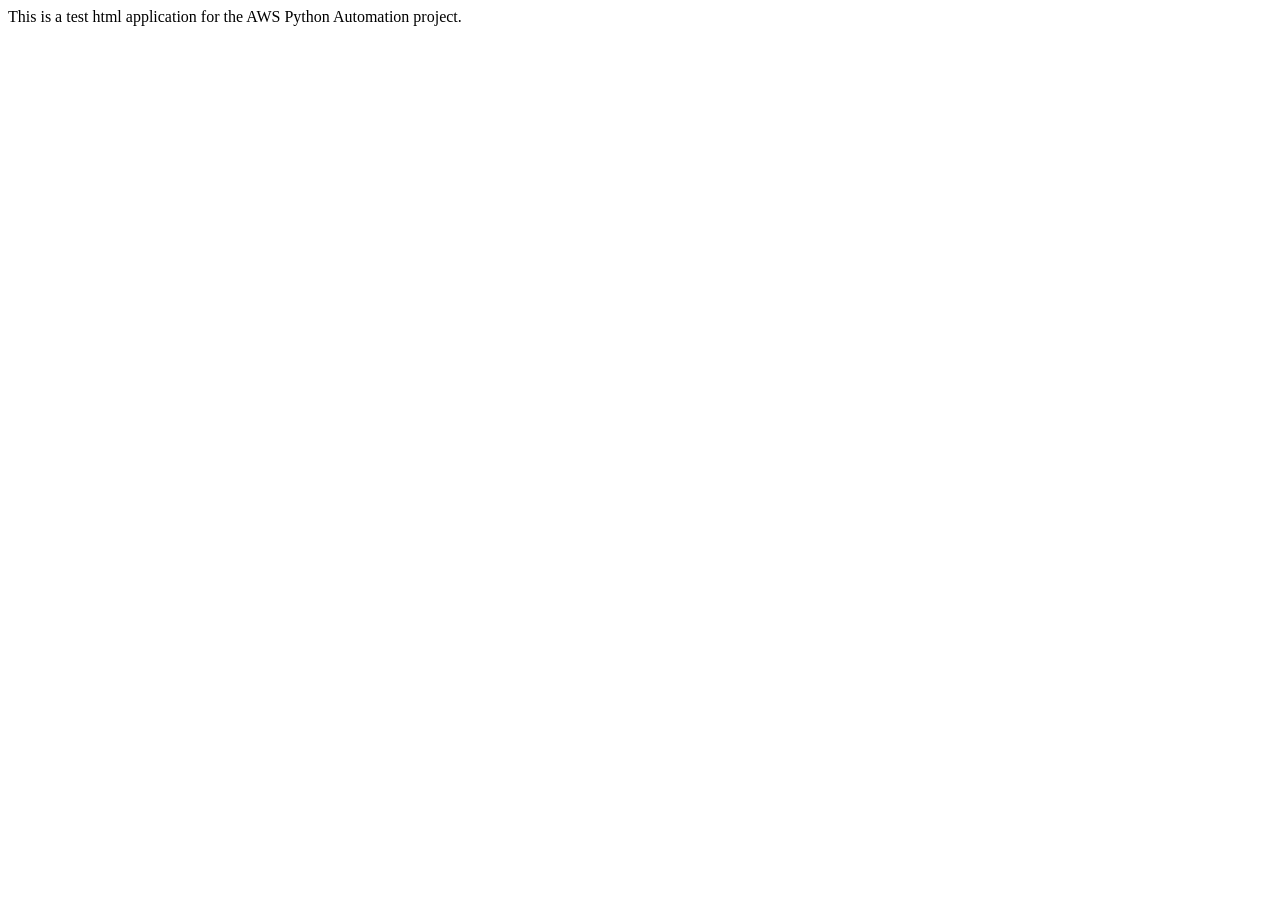
<file: 01-webotron/index.html>
<!DOCTYPE html>
<html lang="en" dir="ltr">
  <head>
    <meta charset="utf-8">
    <title>This is is test Application</title>
  </head>
  <body>
      This is a test html application for the AWS Python Automation project.
  </body>
</html>
</file>
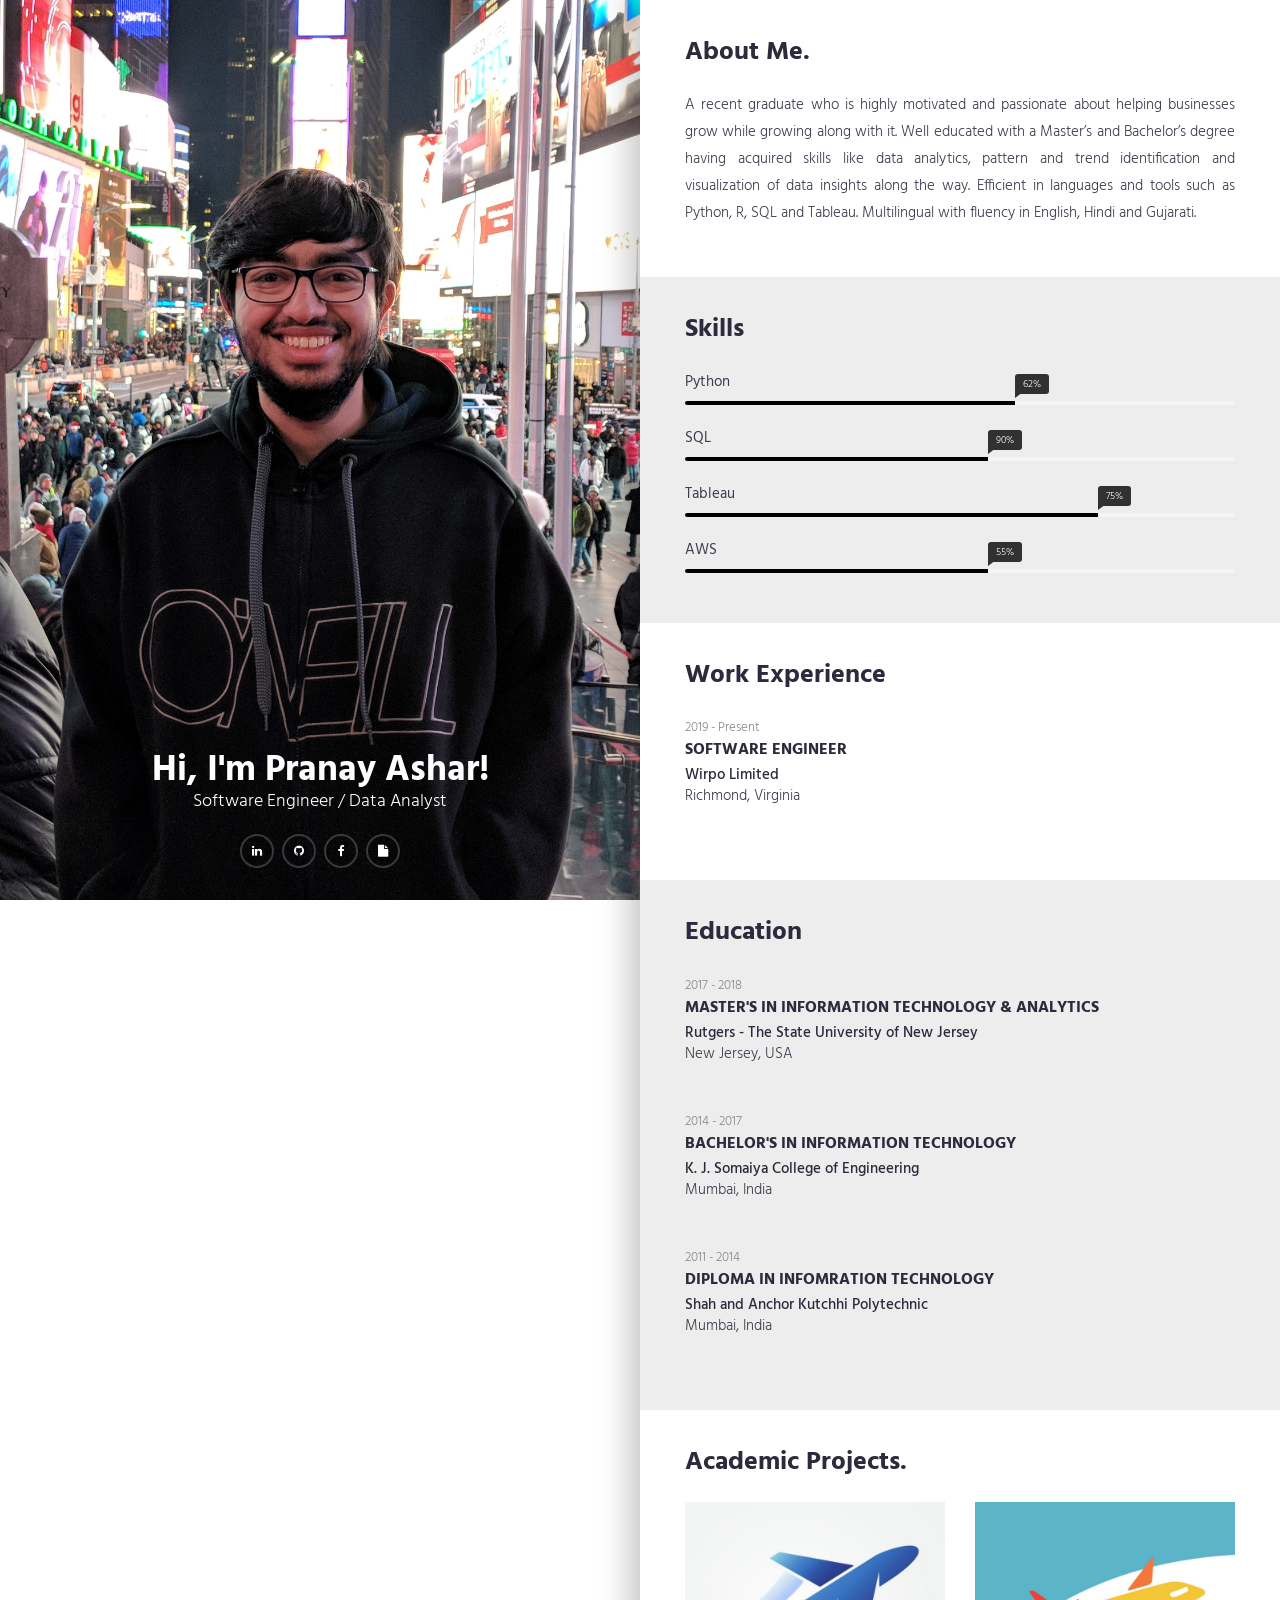
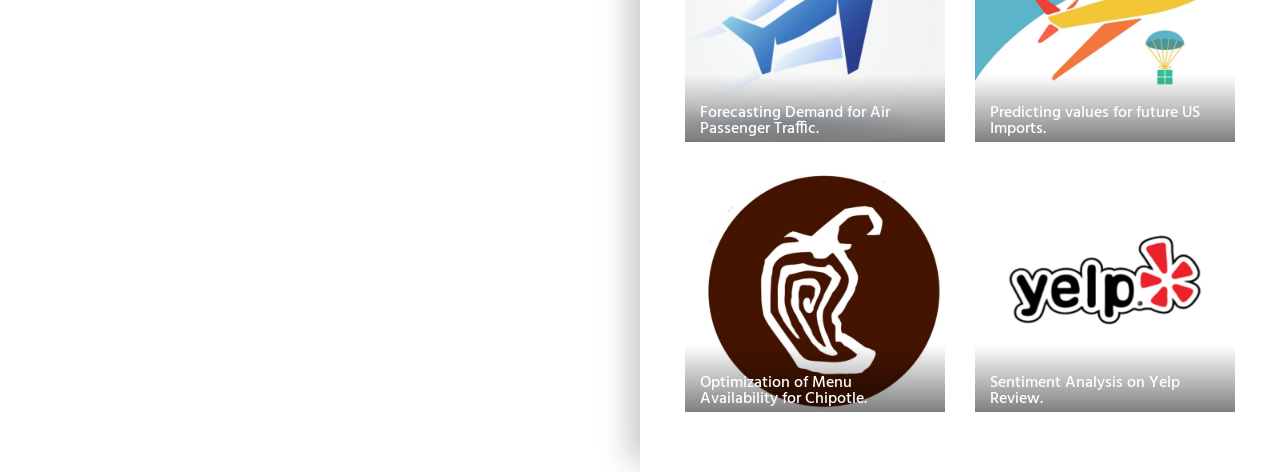
<file: 01-webotron/onlinecv/index_test.html>
<!DOCTYPE html>
<html>
<head>
    <meta charset="utf-8">
    <meta http-equiv="X-UA-Compatible" content="IE=edge">
    <meta name="viewport" content="width=device-width, initial-scale=1">
    <!-- The above 3 meta tags *must* come first in the head; any other head content must come *after* these tags -->
    <title>Pranay Ashar Resume</title>

    <!-- favicon -->
    <link href="favicon.png" rel=icon>

    <!-- web-fonts -->
    <link href="https://fonts.googleapis.com/css?family=Hind:300,400,500,600,700" rel="stylesheet">

    <!-- font-awesome -->
    <link href="css/font-awesome.min.css" rel="stylesheet">

    <!-- Bootstrap -->
    <link href="css/bootstrap.min.css" rel="stylesheet">

    <!-- Style CSS -->
    <link href="css/style.css" rel="stylesheet">

    <!-- HTML5 shim and Respond.js for IE8 support of HTML5 elements and media queries -->
    <!-- WARNING: Respond.js doesn't work if you view the page via file:// -->
    <!--[if lt IE 9]>
    <script src="https://oss.maxcdn.com/html5shiv/3.7.2/html5shiv.min.js"></script>
    <script src="https://oss.maxcdn.com/respond/1.4.2/respond.min.js"></script>
    <![endif]-->
</head>
<body id="page-top" data-spy="scroll" data-target=".navbar">
<div id="main-wrapper">
<!-- Page Preloader -->
<div id="preloader">
    <div id="status">
        <div class="status-mes"></div>
    </div>
</div>

<div class="columns-block">
<div class="left-col-block blocks">
    <header class="header">
        <div class="content text-center">
            <h1>Hi, I'm Pranay Ashar!</h1>

            <p class="lead">Software Engineer / Data Analyst</p>
            <ul class="social-icon">
                <li><a href="https://linkedin.com/in/pranay-ashar/" target="_blank"><i class="fa fa-linkedin" aria-hidden="true"></i></a></li>
                <li><a href="https://github.com/pranay-ashar" target="_blank"><i class="fa fa-github" aria-hidden="true"></i></a></li>
                <li><a href="https://www.facebook.com/pranayashar" target="_blank"><i class="fa fa-facebook" aria-hidden="true"></i></a></li>
                <li><a href="#"><i class="fa fa-file" aria-hidden="true"></i></a></li>
            </ul>
        </div>
        <div class="profile-img"></div>
    </header>
    <!-- .header-->
</div>


<div class="right-col-block blocks">
<section class="intro section-wrapper">
    <div class="container-fluid">
        <div class="row">
            <div class="col-md-12">
                <div class="section-title">
                    <h1>About Me.</h1>
                </div>
            </div>
            <div class="col-md-12">
                <p class="intro-pg">
                    A recent graduate who is highly motivated and passionate about helping businesses grow while
                    growing along with it. Well educated with a Master’s and Bachelor’s degree having acquired skills
                    like data analytics, pattern and trend identification and visualization of data insights along the way.
                    Efficient in languages and tools such as Python, R, SQL and Tableau.
                    Multilingual with fluency in English, Hindi and Gujarati.

                </p>
            </div>
        </div>
    </div>
</section>

<!-- .expertise-wrapper -->

<section class="section-wrapper skills-wrapper gray-bg">
    <div class="container-fluid">
        <div class="row">
            <div class="col-md-12">
                <div class="section-title">
                    <h1>Skills</h1>
                </div>
            </div>
        </div>
        <!--.row-->
        <div class="row">
            <div class="col-md-12">
                <div class="progress-wrapper">

                    <div class="progress-item">
                        <span class="progress-title">Python</span>

                        <div class="progress">
                            <div class="progress-bar" role="progressbar" aria-valuenow="60" aria-valuemin="0"
                                 aria-valuemax="100" style="width: 60%"><span class="progress-percent"> 62%</span>
                            </div>
                        </div>
                        <!-- .progress -->
                    </div>
                    <!-- .skill-progress -->


                    <div class="progress-item">
                        <span class="progress-title">SQL</span>

                        <div class="progress">
                            <div class="progress-bar" role="progressbar" aria-valuenow="55" aria-valuemin="0"
                                 aria-valuemax="100" style="width: 55%"><span class="progress-percent"> 90%</span>
                            </div>
                        </div>
                        <!-- /.progress -->
                    </div>
                    <!-- /.skill-progress -->


                    <div class="progress-item">
                        <span class="progress-title">Tableau</span>

                        <div class="progress">
                            <div class="progress-bar" role="progressbar" aria-valuenow="75" aria-valuemin="0"
                                 aria-valuemax="100" style="width: 75%;"><span class="progress-percent"> 75%</span>
                            </div>
                        </div>
                        <!-- /.progress -->
                    </div>
                    <!-- /.skill-progress -->

                    <div class="progress-item">
                        <span class="progress-title">AWS</span>

                        <div class="progress">
                            <div class="progress-bar" role="progressbar" aria-valuenow="55" aria-valuemin="0"
                                 aria-valuemax="100" style="width: 55%;"><span class="progress-percent"> 55%</span>
                            </div>
                        </div>
                        <!-- /.progress -->
                    </div>
                    <!-- /.skill-progress -->
                    <!-- .skill-progress -->

                </div>
                <!-- /.progress-wrapper -->
            </div>
        </div>
        <!--.row -->
    </div>
    <!-- .container-fluid -->
</section>
<!-- .skills-wrapper -->

<section class="section-wrapper section-experience">
    <div class="container-fluid">
        <div class="row">
            <div class="col-md-12">
                <div class="section-title"><h1>Work Experience</h1></div>
            </div>
        </div>
        <!--.row-->
        <div class="row">
            <div class="col-md-12">
                <div class="content-item">
                    <small>2019 - Present</small>
                    <h3>Software Engineer</h3>
                    <h4>Wirpo Limited</h4>
                    <p>Richmond, Virginia</p>
                </div>
            </div>
        </div>
    </div>
    <!-- .container-fluid -->
</section>
<!-- .section-experience -->

<section class="section-wrapper section-education  gray-bg">
    <div class="container-fluid">
        <div class="row">
            <div class="col-md-12">
                <div class="section-title"><h1>Education</h1></div>
            </div>
        </div>
        <!--.row-->
        <div class="row">
            <div class="col-md-12">
                <div class="content-item">
                    <small>2017 - 2018</small>
                    <h3>Master's in Information Technology & Analytics</h3>
                    <h4>Rutgers - The State University of New Jersey</h4>

                    <p>New Jersey, USA</p>
                </div>
                <!-- .experience-item -->
                <div class="content-item">
                    <small>2014 - 2017</small>
                    <h3>Bachelor's in Information Technology</h3>
                    <h4>K. J. Somaiya College of Engineering</h4>

                    <p>Mumbai, India</p>
                </div>
                <!-- .experience-item -->
                <div class="content-item">
                    <small>2011 - 2014</small>
                    <h3>Diploma in Infomration Technology</h3>
                    <h4>Shah and Anchor Kutchhi Polytechnic</h4>

                    <p>Mumbai, India</p>
                </div>
                <!-- .experience-item -->
            </div>
        </div>
        <!--.row-->
    </div>
    <!-- .container-fluid -->

</section>
<!-- .section-education -->

<!-- .section-publications -->

<section class="section-wrapper portfolio-section">
    <div class="container-fluid">
        <div class="row">
            <div class="col-md-12">
                <div class="section-title">
                    <h1>Academic Projects.</h1>
                </div>
            </div>
        </div>
        <div class="row">
            <div class="col-md-6">
                <a class="portfolio-item" href="https://github.com/pranay-ashar/AirPassangerForecast" target="_blank">
                    <div class="portfolio-thumb">
                        <img src="img/portfolio-2.jpg" alt="">
                    </div>

                    <div class="portfolio-info">
                        <h3>Forecasting Demand for Air Passenger Traffic. </h3>
                    </div>
                    <!-- portfolio-info -->
                </a>
                <!-- .portfolio-item -->
            </div>
            <div class="col-md-6">
                <a class="portfolio-item" href="#" target="_blank">
                    <div class="portfolio-thumb">
                        <img src="img/portfolio-1.jpg" alt="">
                    </div>

                    <div class="portfolio-info">
                        <h3>Predicting values for future US Imports.</h3>
                    </div>
                    <!-- portfolio-info -->
                </a>
                <!-- .portfolio-item -->
            </div>
            <div class="col-md-6">
                <a class="portfolio-item" href="https://github.com/pranay-ashar/Optimization-of-Menu-Availability-for-Chipotle" target="_blank">
                    <div class="portfolio-thumb">
                        <img src="img/portfolio-3.jpg" alt="">
                    </div>

                    <div class="portfolio-info">
                        <h3>Optimization of Menu Availability for Chipotle. </h3>
                    </div>
                    <!-- portfolio-info -->
                </a>
                <!-- .portfolio-item -->
            </div>
            <div class="col-md-6">
                <a class="portfolio-item" href="https://github.com/pranay-ashar/sentiment-analysis-yelp-review" target="_blank">
                    <div class="portfolio-thumb">
                        <img src="img/portfolio-4.jpg" alt="">
                    </div>

                    <div class="portfolio-info">
                        <h3>Sentiment Analysis on Yelp Review.</h3>
                    </div>
                    <!-- portfolio-info -->
                </a>
                <!-- .portfolio-item -->
            </div>

        </div>
        <!-- /.row -->
    </div>
</section>
<!-- .portfolio -->

<!--.section-contact-->
</div>
<!-- .right-col-block -->
</div>
<!-- .columns-block -->
</div>
<!-- #main-wrapper -->

<!-- jquery -->
<script src="js/jquery-2.1.4.min.js"></script>

<!-- Bootstrap -->
<script src="js/bootstrap.min.js"></script>
<script src="js/scripts.js"></script>
</body>
</html>
</file>
<file: 01-webotron/onlinecv/css/style.css>
/*
Template Name: Online CV
Description: HTML5 / CSS3 One Page
Version: 1.0
Author: themehippo.com
*/

/*------------------------------------------------------------------
# [Color codes]

# Body  (text): #3a4750
# Heading Color #444444
# Theme Color (link color) #82b541
# Mid grey (sub header) #f4f4f4
# Background Color #ffffff
# -------------------------------------------------------------------*/

body {
    font-family : 'Hind', sans-serif;
    font-size   : 15px;
    line-height : 1.8em;
    color       : #3d3d50;
    font-weight : 300;
    background  : #ffffff;
    }

/* --------------------------------------
 * Global Typography
 *------------------------------------------*/

h1, h2, h3, h4, h5, h6 {
    margin : 0 0 15px;
    color  : #2b2b3d;
    }

h1 {
    font-size   : 26px;
    line-height : 1.8em;
    font-weight : 700;
    }

h2 {
    font-size   : 18px;
    line-height : 1.8em;
    font-weight : 700;
    }

h3 {
    font-size   : 16px;
    line-height : 1.8em;
    font-weight : 500;
    }

h4 {
    font-size   : 15px;
    line-height : 1.8em;
    font-weight : 500;
    }

h5 {
    font-size   : 15px;
    line-height : 1.5em;
    font-weight : 500;
    }

h6 {
    font-size   : 15px;
    line-height : 1.5em;
    }

/* --------------------------------------
 * LINK STYLE
 *------------------------------------------*/
a {
    color              : #2a54f5;
    text-decoration    : none;
    -webkit-transition : all 0.3s ease 0s;
    -moz-transition    : all 0.3s ease 0s;
    -o-transition      : all 0.3s ease 0s;
    transition         : all 0.3s ease 0s;
    }

a,
a:active,
a:focus,
a:active {
    text-decoration : none;
    outline         : none
    }

a:hover,
a:focus {
    text-decoration : none;
    color           : #2a54f5;
    }

p {
    margin-bottom : 20px;
    }

ul {
    margin     : 0;
    padding    : 0;
    list-style : none;
    }

/*------------------
 * Button Style
 *------------------*/
.btn {
    padding        : 14px 30px 11px;
    margin-bottom  : 0;
    font-size      : 14px;
    font-weight    : 500;
    border-radius  : 0;
    border         : 0;
    text-transform : uppercase;
    }

.btn-lg {
    font-weight : 700;
    font-size   : 24px;
    padding     : 15px 30px;
    }

/*btn-primary*/
.btn-primary {
    background-color : #2a54f5;
    }

.btn-primary:hover,
.btn-primary:focus,
.btn-primary:active:focus {
    background : #1e3eb5;
    }

/*btn-default*/
.btn-default {
    color            : #2a54f5;
    background-color : transparent;
    border           : 2px solid #2a54f5;
    }

.btn-default:hover,
.btn-default:focus,
.btn-default:active:focus {
    background   : #2a54f5;
    color        : #ffffff;
    border-color : #2a54f5;
    }

button:focus,
.btn:focus,
.btn:active:focus {
    outline : none;
    }

/* --------------------
 * Column Block
 * -------------------*/

.columns-block {
    flex-wrap         : wrap;
    display           : -webkit-box;
    display           : -moz-box;
    display           : -ms-flexbox;
    display           : -webkit-flex;
    display           : flex;
    -webkit-flex-flow : row wrap;
    justify-content   : space-around;
    }

.blocks {
    box-sizing : border-box;
    }

.left-col-block {
    width      : 50%;
    text-align : center;
    overflow   : hidden;
    position   : fixed;
    left       : 0;
    }

.right-col-block {
    width      : 50%;
    position   : absolute;
    right      : 0;
    box-shadow : -10px -10px 30px rgba(0, 0, 0, 0.23);
    }

@media (max-width : 600px) {
    .left-col-block {
        width    : 100%;
        position : relative;
        }

    .right-col-block {
        width      : 100%;
        position   : relative;
        box-shadow : none;
        }
    }

/* --------------------
 * Section Background
 * -------------------*/

.gray-bg {
    background-color : #ededed;
    }

/* --------------------
 *  main Wrapper
 * -------------------*/
#main-wrapper {
    background : #ffffff;
    overflow   : hidden;
    }

/*-------------------
 * Section Wrapper
 *-------------------*/
.section-wrapper {
    padding : 30px;
    bottom: 0px;
    }

@media (max-width : 480px) {
    .section-wrapper {
        padding : 30px 20px;
        }
    }

/*---------------------------
* Section Title
*---------------------------*/
.section-title {
    margin-bottom : 15px;
    }
.section-title h2 {
    margin-bottom : 5px;
    color         : #bebece;
    }

/*-----------------------------
 * NAVIGATION & HEADER STYLE
 *-------------------------------*/

.header {
    padding        : 0;
    margin         : 0;
    height         : 100vh;
    vertical-align : middle;
    position       : relative;
    }

.header .profile-img {
    position            : absolute;
    top                 : 0;
    left                : 0;
    z-index             : -1;
    width               : 100%;
    height              : 100%;
    background-image    : url(../img/profile-image.jpg);
    background-size     : cover;
    background-position : center top;
    }

.header .profile-img:before {
    content    : "";
    position   : absolute;
    left       : 0;
    top        : 0;
    right      : 0;
    bottom     : 0;
    );

    }

.header .content {
    position : absolute;
    bottom   : 0;
    left     : 0;
    right    : 0;
    width    : 100%;
    margin   : 0 auto;
    padding  : 5%;
    }

.header .content h1 {
    font-size   : 36px;
    color       : #ffffff;
    line-height : 1;
    margin      : 0;
    }

.header .content p {
    font-size : 18px;
    color     : #ffffff;
    }

.header .btn {
    margin-top : 40px;
    }

.header .content .social-icon {
    margin  : 0;
    padding : 0;
    display : block;
    }

.header .content .social-icon li {
    display : inline-block;
    margin  : 0 2px;
    }

.header .content .social-icon li a {
    display       : block;
    font-size     : 12px;
    color         : #ffffff;
    width         : 34px;
    height        : 34px;
    line-height   : 33px;
    text-align    : center;
    border-radius : 100%;
    border        : 2px solid rgba(255, 255, 255, .2);
    }

.header .content .social-icon li a:hover {
    border-color : #ffffff;
    }

@media (max-width : 600px) {
    .header .profile-img {
        z-index : 1;
        }

    .header .content {
        z-index : 2;
        }
    }

/*-------------------
 * Intro
 *-------------------*/

.intro {
    }

.intro .intro-pg{
  text-align: justify;
}
/*-------------------
 * Expertise
 *-------------------*/
.expertise-item {
    margin-bottom : 20px;
    }

.expertise-item h3 {
    margin-bottom : 5px;
    font-weight   : 700;
    }

/*-------------------
 * Skills Progressbar
 *-------------------*/

.progress-item {
    position : relative;
    }

.progress-item .progress-title {
    font-size     : 15px;
    font-weight   : 400;
    display       : inline-block;
    margin-bottom : 5px;
    }

.progress-item .progress {
    height        : 4px;
    box-shadow    : none;
    border-radius : 5px;
    }

.progress-item .progress-bar {
    background-color : black;
    box-shadow       : none;
    text-align       : right;
    }

.progress-item .progress-percent {
    font-size        : 10px;
    background-color : #313131;
    position         : absolute;
    top              : 5px;
    padding          : 0 8px;
    border-radius    : 3px;
    }

.progress-item .progress-percent::before {
    content      : "";
    position     : absolute;
    left         : 0;
    bottom       : -4px;
    border-top   : 6px solid #313131;
    border-right : 8px solid transparent;
    }

/*-------------------
 * Portfolio
 *-------------------*/

.portfolio-item {
    position      : relative;
    display       : block;
    margin-bottom : 30px;
    }

.portfolio-item .portfolio-thumb img {
    height    : auto;
    display   : block;
    max-width : 100%;
    }

.portfolio-item .portfolio-info {
    position   : absolute;
    bottom     : 0;
    padding    : 30px 15px 5px;
    width      : 100%;
    background : -webkit-linear-gradient(
            top,
            transparent 0%,
            rgba(0, 0, 0, 0.5) 100%
    );
    }

.portfolio-item .portfolio-info h3 {
    margin      : 0;
    line-height : 1;
    color       : #ffffff;
    }

.portfolio-item .portfolio-info small {
    color : #ffffff;
    }

.portfolio-item:hover .portfolio-info {
    background : -webkit-linear-gradient(
            top,
            transparent 0%,
            rgba(0, 0, 0, 0.5) 50%
    );
    }

/*-------------------
 * Content Item
 *-------------------*/

.content-item {
    margin-bottom : 40px;
    }

.content-item h3 {
    margin         : 0 0 10px;
    line-height    : 1;
    font-weight    : bold;
    text-transform : uppercase;
    }

.content-item h4 {
    margin      : 0;
    line-height : 1;
    }

.content-item small {
    color : #888888;
    }

/*-------------------
 * Contact
 *-------------------*/

.feedback-form {
    margin-top : 50px;
    }

/*-------------------
 * Form Style
 *-------------------*/
.form-control {
    height        : 50px;
    padding       : 0 20px;
    font-size     : 13px;
    line-height   : 50px;
    color         : #969595;
    border        : 1px solid #cccccc;
    border-radius : 0;
    box-shadow    : none;
    box-sizing    : border-box;
    }

.form-control:focus,
.form-control:active {
    box-shadow : none;
    }

/* --------------------------------------------
 *   Footer
 *---------------------------------------------- */

/* Copyright */

.footer {
    padding : 30px 50px;
    }

.footer .copyright-section {
    font-size : 13px;
    color     : #888888;

    }

.footer .copyright-section .copytext {
    font-weight : 400;
    display     : block;
    }

@media (max-width : 480px) {
    .footer {
        padding : 10px 20px;
        }
    }

/* ====================
 * Preloader
 * ====================*/
#preloader {
    background : #2a54f5;
    bottom     : 0;
    left       : 0;
    position   : fixed;
    right      : 0;
    top        : 0;
    z-index    : 9999;
    }

#status,
.status-mes {
    background-image    : url(../img/puff.svg);
    background-position : center;
    background-repeat   : no-repeat;
    height              : 200px;
    left                : 50%;
    margin              : -100px 0 0 -100px;
    position            : absolute;
    top                 : 50%;
    width               : 200px;
    }

.status-mes {
    background : none;
    left       : 0;
    margin     : 0;
    text-align : center;
    top        : 65%;
    }
</file>
